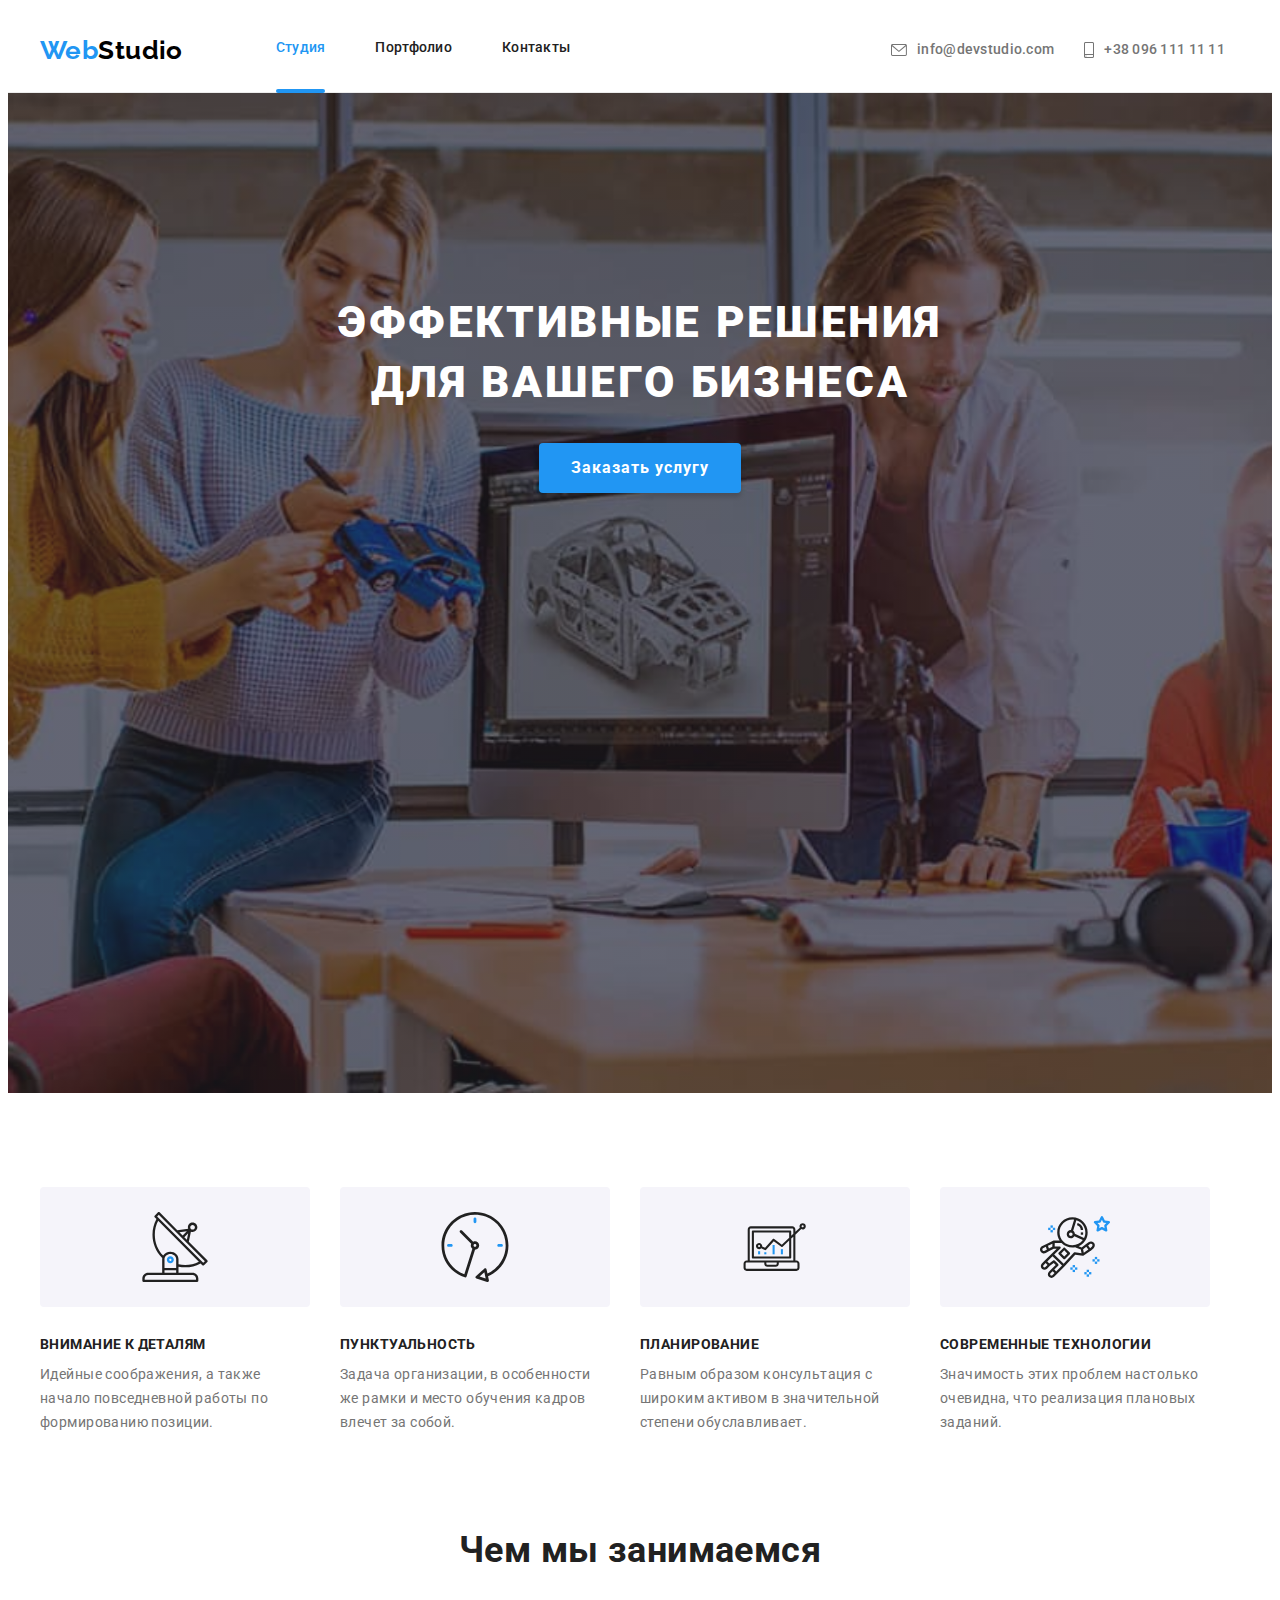
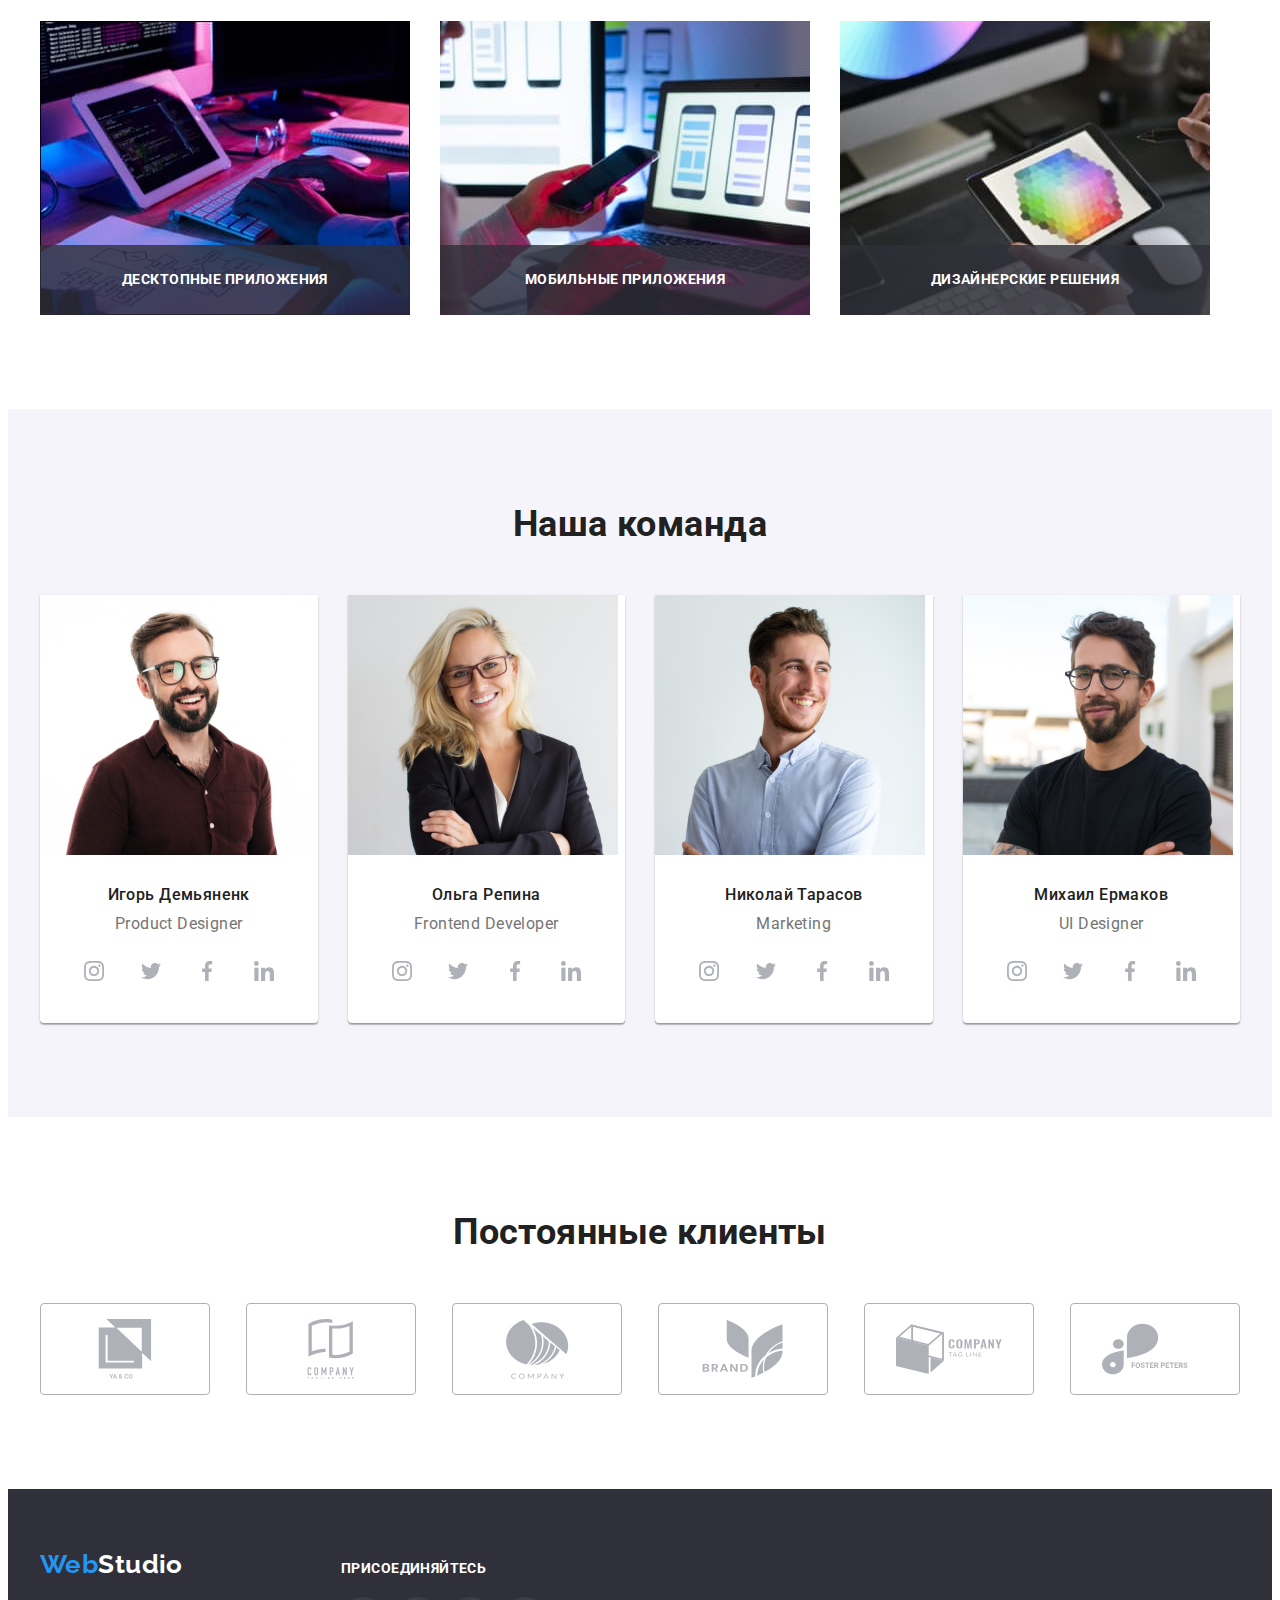
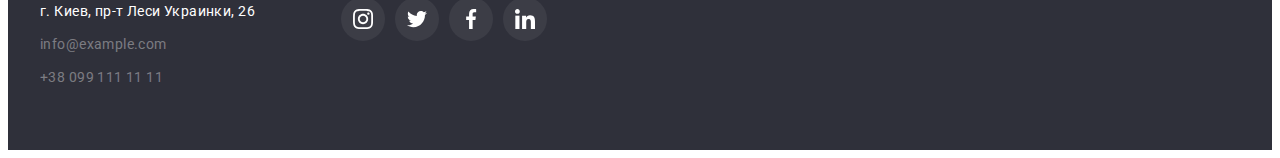
<file: index.html>
<!DOCTYPE html>
<html lang="ru">

<head>
    <meta charset="UTF-8">
    <meta http-equiv="X-UA-Compatible" content="IE=edge">
    <meta name="viewport" content="width=device-width, initial-scale=1.0">
    <title>Document</title>
    <link rel="preconnect" href="https://fonts.googleapis.com">
    <link rel="preconnect" href="https://fonts.gstatic.com" crossorigin>
    <link href="https://fonts.googleapis.com/css2?family=Raleway:wght@700&family=Roboto:wght@400;500;700;900&display=swap"
        rel="stylesheet">
    <link rel="stylesheet" href="https://cdnjs.cloudflare.com/ajax/libs/modern-normalize/1.1.0/modern-normalize.min.css"
        integrity="sha512-wpPYUAdjBVSE4KJnH1VR1HeZfpl1ub8YT/NKx4PuQ5NmX2tKuGu6U/JRp5y+Y8XG2tV+wKQpNHVUX03MfMFn9Q=="
        crossorigin="anonymous" referrerpolicy="no-referrer" />
    <link rel="stylesheet" href="./css/styles.css" />
</head>

<body>
    <header class="header">
        <div class="container header-container">
            <nav class="header-container">
                <a href="./index.html" lang="en" class="logo link">Web<span class="logo-black">Studio</span></a>
                <ul class="menu-nav list">
                    <li class="item current"><a class="link-nav link current" href="./index.html">Студия</a></li>
                    <li class="item"><a class="link-nav link" href="./portfolio.html">Портфолио</a></li>
                    <li class="item"><a class="link-nav link" href="">Контакты</a></li>
                </ul>
            </nav>
    
            <div class="container">
                <ul class="auth-nav list">
                    <li class="item">
                        <a class="link-nav link" href="mailto:info@devstudio.com">
                            <svg class="icon-mail" width="16" height="12">
                                <use href="./images/sprite.svg#envelope"></use>
                            </svg> info@devstudio.com
                        </a>
                    </li>
                    <li class="item">
                        <a class="link-nav link" href="tel:+380961111111">
                            <svg class="icon-mail" width="10" height="16">
                                <use href="./images/sprite.svg#smartphone"></use>
                            </svg> +38 096 111 11 11
                        </a>
                    </li>
                </ul>
            </div>
        </div>
    </header>

    <main>

        <section class="hero centered">
            <div class="container">
                <h1 class="hero-title">Эффективные решения<br />для вашего бизнеса</h1>
                <button class="button-hero" type="button" data-modal-open>Заказать услугу</button>
            </div>
        </section>

        <section class="section">
            <div class="container">
                <h2 class="visually-hidden">Особенности</h2>
                <ul class="feature list">
                    <li class="item">
                        <div class="icon-feature">
                            <svg width="70" height="70">
                                <use href="./images/sprite.svg#icon-antenna"></use>
                            </svg>
                        </div>
                        <h3 class="title">Внимание к деталям</h3>
                        <p class="text">Идейные соображения, а также начало повседневной работы по формированию позиции.</p>
                    </li>
                    <li class="item">
                        <div class="icon-feature">
                            <svg width="70" height="70">
                                <use href="./images/sprite.svg#icon-clock"></use>
                            </svg>
                        </div>
                        <h3 class="title">Пунктуальность</h3>
                        <p class="text">Задача организации, в особенности же рамки и место обучения кадров влечет за собой.</p>
                    </li>
                    <li class="item">
                        <div class="icon-feature">
                            <svg width="70" height="70">
                                <use href="./images/sprite.svg#icon-diagram"></use>
                            </svg>
                        </div>
                        <h3 class="title">Планирование</h3>
                        <p class="text">Равным образом консультация с широким активом в значительной степени обуславливает.</p>
                    </li>
                    <li class="item">
                        <div class="icon-feature">
                            <svg width="70" height="70">
                                <use href="./images/sprite.svg#icon-astronaut"></use>
                            </svg>
                        </div>
                        <h3 class="title">Современные технологии</h3>
                        <p class="text">Значимость этих проблем настолько очевидна, что реализация плановых заданий.</p>
                    </li>
                </ul>
            </div>
        </section>

        <section class="section no-padding">
            <div class="container">
                <h2 class="section-title centered">Чем мы занимаемся</h2>
                <ul class="section-box list">
                    <li class="item">
                        <img src="./images/img-1.jpg" alt="бокс 1" width="370" />
                        <p class="text">Десктопные приложения</p>
                    </li>
                    <li class="item">
                        <img src="./images/img-2.jpg" alt="бокс 2" width="370" />
                        <p class="text">Мобильные приложения</p>
                    </li>
                    <li class="item">
                        <img src="./images/img-3.jpg" alt="бокс 3" width="370" />
                        <p class="text">Дизайнерские решения</p>
                    </li>
                </ul>
            </div>
        </section>

        <section class="section bg centered">
            <div class="container">
                <h2 class="section-title">Наша команда</h2>
                <ul class="command list">
                    <li class="command-card">
                        <img src="./images/img1.jpg" alt="Игорь Демьяненко" width="270" />
                        <div class="command-group">
                            <h3 class="title">Игорь Демьяненк</h3>
                            <p class="text" lang="en">Product Designer</p>
                            <ul class="social-list list">
                                <li class="social-list-item">
                                    <a class="social-list-link" href="">
                                        <svg class="social-list-icon" width="20" height="20">
                                            <use href="./images/sprite.svg#instagram"></use>
                                        </svg>
                                    </a>
                                </li>
                                <li class="social-list-item">
                                    <a class="social-list-link" href="">
                                        <svg class="social-list-icon" width="20" height="20">
                                            <use href="./images/sprite.svg#twitter"></use>
                                        </svg>
                                    </a>
                                </li>
                                <li class="social-list-item">
                                    <a class="social-list-link" href="">
                                        <svg class="social-list-icon" width="20" height="20">
                                            <use href="./images/sprite.svg#facebook"></use>
                                        </svg>
                                    </a>
                                </li>
                                <li class="social-list-item">
                                    <a class="social-list-link" href="">
                                        <svg class="social-list-icon" width="20" height="20">
                                            <use href="./images/sprite.svg#linkedin"></use>
                                        </svg>
                                    </a>
                                </li>
                            </ul>
                        </div>
                    </li>
                    <li class="command-card">
                        <img src="./images/img2.jpg" alt="Ольга Репина" width="270" />
                        <div class="command-group">
                            <h3 class="title">Ольга Репина</h3>
                            <p class="text" lang="en">Frontend Developer</p>
                            <ul class="social-list list">
                                <li class="social-list-item">
                                    <a class="social-list-link" href="">
                                        <svg class="social-list-icon" width="20" height="20">
                                            <use href="./images/sprite.svg#instagram"></use>
                                        </svg>
                                    </a>
                                </li>
                                <li class="social-list-item">
                                    <a class="social-list-link" href="">
                                        <svg class="social-list-icon" width="20" height="20">
                                            <use href="./images/sprite.svg#twitter"></use>
                                        </svg>
                                    </a>
                                </li>
                                <li class="social-list-item">
                                    <a class="social-list-link" href="">
                                        <svg class="social-list-icon" width="20" height="20">
                                            <use href="./images/sprite.svg#facebook"></use>
                                        </svg>
                                    </a>
                                </li>
                                <li class="social-list-item">
                                    <a class="social-list-link" href="">
                                        <svg class="social-list-icon" width="20" height="20">
                                            <use href="./images/sprite.svg#linkedin"></use>
                                        </svg>
                                    </a>
                                </li>
                            </ul>
                        </div>
                    </li>
                    <li class="command-card">
                        <img src="./images/img3.jpg" alt="Николай Тарасов" width="270" />
                        <div class="command-group">
                            <h3 class="title">Николай Тарасов</h3>
                            <p class="text" lang="en">Marketing</p>
                            <ul class="social-list list">
                                <li class="social-list-item">
                                    <a class="social-list-link" href="">
                                        <svg class="social-list-icon" width="20" height="20">
                                            <use href="./images/sprite.svg#instagram"></use>
                                        </svg>
                                    </a>
                                </li>
                                <li class="social-list-item">
                                    <a class="social-list-link" href="">
                                        <svg class="social-list-icon" width="20" height="20">
                                            <use href="./images/sprite.svg#twitter"></use>
                                        </svg>
                                    </a>
                                </li>
                                <li class="social-list-item">
                                    <a class="social-list-link" href="">
                                        <svg class="social-list-icon" width="20" height="20">
                                            <use href="./images/sprite.svg#facebook"></use>
                                        </svg>
                                    </a>
                                </li>
                                <li class="social-list-item">
                                    <a class="social-list-link" href="">
                                        <svg class="social-list-icon" width="20" height="20">
                                            <use href="./images/sprite.svg#linkedin"></use>
                                        </svg>
                                    </a>
                                </li>
                            </ul>
                        </div>
                    </li>
                    <li class="command-card">
                        <img src="./images/img4.jpg" alt="Михаил Ермаков" width="270" />
                        <div class="command-group">
                            <h3 class="title">Михаил Ермаков</h3>
                            <p class="text" lang="en">UI Designer</p>
                            <ul class="social-list list">
                                <li class="social-list-item">
                                    <a class="social-list-link" href="">
                                        <svg class="social-list-icon" width="20" height="20">
                                            <use href="./images/sprite.svg#instagram"></use>
                                        </svg>
                                    </a>
                                </li>
                                <li class="social-list-item">
                                    <a class="social-list-link" href="">
                                        <svg class="social-list-icon" width="20" height="20">
                                            <use href="./images/sprite.svg#twitter"></use>
                                        </svg>
                                    </a>
                                </li>
                                <li class="social-list-item">
                                    <a class="social-list-link" href="">
                                        <svg class="social-list-icon" width="20" height="20">
                                            <use href="./images/sprite.svg#facebook"></use>
                                        </svg>
                                    </a>
                                </li>
                                <li class="social-list-item">
                                    <a class="social-list-link" href="">
                                        <svg class="social-list-icon" width="20" height="20">
                                            <use href="./images/sprite.svg#linkedin"></use>
                                        </svg>
                                    </a>
                                </li>
                            </ul>
                        </div>
                    </li>
                </ul>
            </div>
        </section>
        <section class="section centered">
            <div class="container">
            <h2 class="section-title">Постоянные клиенты</h2>
            <ul class="client list">
                <li> 
                    <a class="client-list-link" href="">
                        <svg class="client-list-icon" width="106" height="60">
                            <use href="./images/sprite.svg#icon-group"></use>
                        </svg>
                    </a>
                </li>
                <li> 
                    <a class="client-list-link" href="">
                        <svg class="client-list-icon" width="106" height="60">
                            <use href="./images/sprite.svg#icon-group-1"></use>
                        </svg>
                    </a>
                </li>
                <li> 
                    <a class="client-list-link" href="">
                        <svg class="client-list-icon" width="106" height="60">
                            <use href="./images/sprite.svg#icon-group-2"></use>
                        </svg>
                    </a>
                </li>
                <li> 
                    <a class="client-list-link" href="">
                        <svg class="client-list-icon" width="106" height="60">
                            <use href="./images/sprite.svg#icon-group-3"></use>
                        </svg>
                    </a>
                </li>
                <li> 
                    <a class="client-list-link" href="">
                        <svg class="client-list-icon" width="106" height="60">
                            <use href="./images/sprite.svg#icon-group-4"></use>
                        </svg>
                    </a>
                </li>
                <li> 
                    <a class="client-list-link" href="">
                        <svg class="client-list-icon" width="106" height="60">
                            <use href="./images/sprite.svg#icon-group-5"></use>
                        </svg>
                    </a>
                </li>
            </ul>
            </div>
        </section>
    </main>

    <footer class="footer">
        <div class="container">
                <div class="container-bg">
                    <a href="./index.html" lang="en" class="logo link">Web<span class="logo-white">Studio</span></a>
                    <address>
                        <ul class="address list">
                            <li class="address-item">
                                <a class="link-address link" href="https://goo.gl/maps/uHZPER68GEtM1zdZ9" target="_blank" rel="noopener noreferrer">
                                    г. Киев, пр-т Леси Украинки, 26
                                </a>
                            </li>
                            <li class="address-item"><a class="link-contact link" href="mailto:info@example.com">info@example.com</a></li>
                            <li class="address-item"><a class="link-contact link" href="tel:+380991111111">+38 099 111 11 11</a></li>
                        </ul>
                    </address>
                </div>
            
            <div class="social">
                <p class="social-list-title">присоединяйтесь</p>
                <ul class="social-list list">
                    <li class="social-list-item">
                        <a class="social-list-link footer-list" href="">
                            <svg class="social-list-icon footer-list" width="20" height="20">
                                <use href="./images/sprite.svg#instagram"></use>
                            </svg>
                        </a>
                    </li>
                    <li class="social-list-item">
                        <a class="social-list-link footer-list" href="">
                            <svg class="social-list-icon footer-list" width="20" height="20">
                                <use href="./images/sprite.svg#twitter"></use>
                            </svg>
                        </a>
                    </li>
                    <li class="social-list-item">
                        <a class="social-list-link footer-list" href="">
                            <svg class="social-list-icon footer-list" width="20" height="20">
                                <use href="./images/sprite.svg#facebook"></use>
                            </svg>
                        </a>
                    </li>
                    <li class="social-list-item">
                        <a class="social-list-link footer-list" href="">
                            <svg class="social-list-icon footer-list" width="20" height="20">
                                <use href="./images/sprite.svg#linkedin"></use>
                            </svg>
                        </a>
                    </li>
                </ul>
            </div>
        </div>
    </footer>

    <div class="backdrop is-hidden" data-modal>
        <div class="modal">
            <div class="close">
                <button class="close-black" type="button" data-modal-close>
                <svg class="close-black-icon" width="18" height="18">
                    <use href="./images/sprite.svg#close-black"></use>
                </svg>
                </button>
            </div>
        </div>
    </div>

    <script src="./js/modal.js"></script>
</body>
</html>
</file>
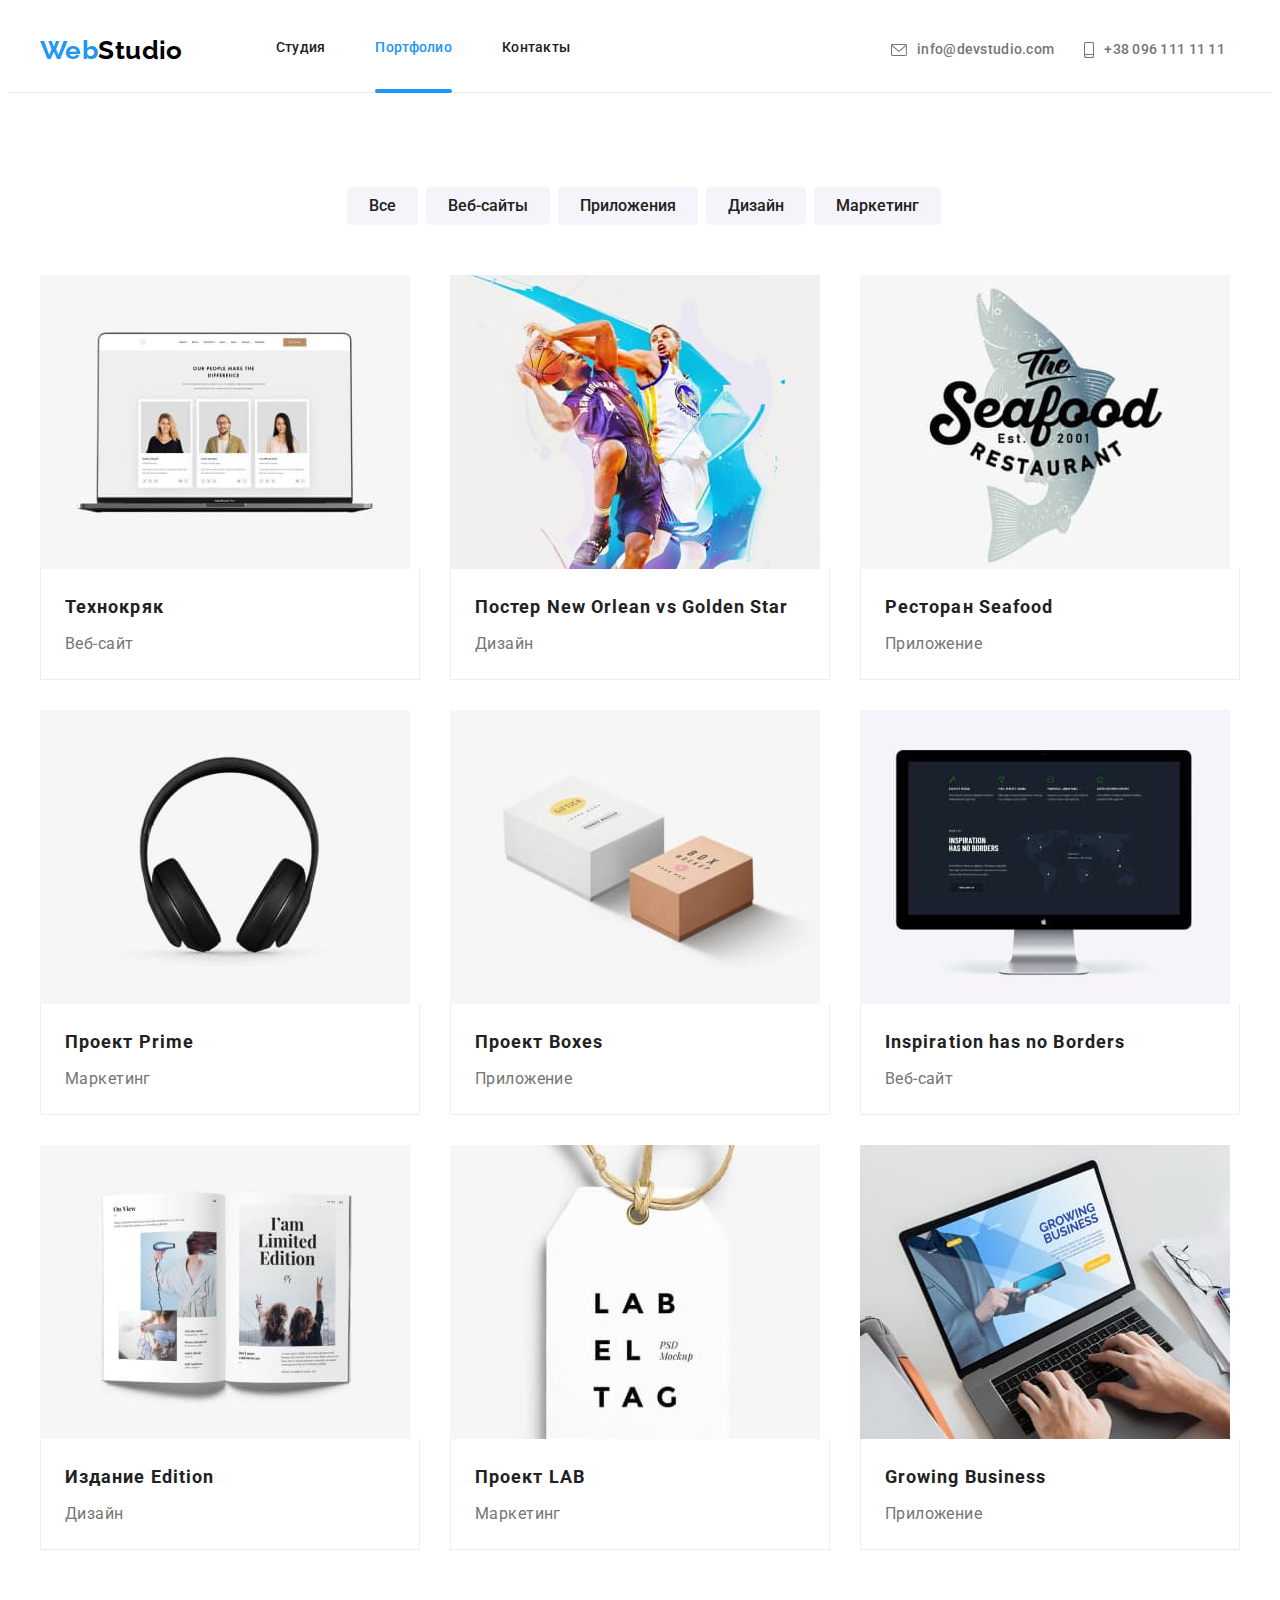
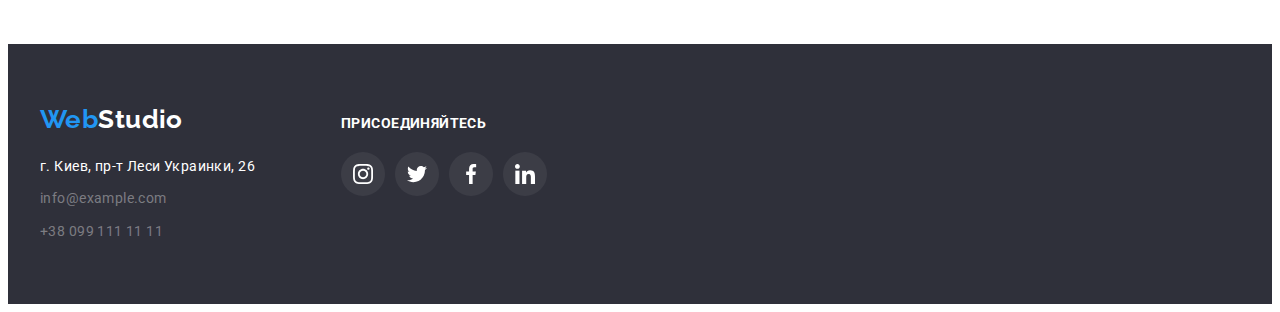
<file: portfolio.html>
<!DOCTYPE html>
<html lang="ru">

<head>
    <meta charset="UTF-8">
    <meta http-equiv="X-UA-Compatible" content="IE=edge">
    <meta name="viewport" content="width=device-width, initial-scale=1.0">
    <title>Portfolio</title>
    <link rel="preconnect" href="https://fonts.googleapis.com">
    <link rel="preconnect" href="https://fonts.gstatic.com" crossorigin>
    <link href="https://fonts.googleapis.com/css2?family=Raleway:wght@700&family=Roboto:wght@400;500;700;900&display=swap"
        rel="stylesheet">
    <link rel="stylesheet" href="https://cdnjs.cloudflare.com/ajax/libs/modern-normalize/1.1.0/modern-normalize.min.css"
        integrity="sha512-wpPYUAdjBVSE4KJnH1VR1HeZfpl1ub8YT/NKx4PuQ5NmX2tKuGu6U/JRp5y+Y8XG2tV+wKQpNHVUX03MfMFn9Q=="
        crossorigin="anonymous" referrerpolicy="no-referrer" />
    <link rel="stylesheet" href="./css/styles.css" />
</head>

<body>
    <header class="header">
        <div class="container header-container">
            <nav class="header-container">
                <a href="./index.html" lang="en" class="logo link">Web<span class="logo-black">Studio</span></a>
                <ul class="menu-nav list">
                    <li class="item"><a class="link-nav link" href="./index.html">Студия</a></li>
                    <li class="item current"><a class="link-nav link current" href="./portfolio.html">Портфолио</a></li>
                    <li class="item"><a class="link-nav link" href="">Контакты</a></li>
                </ul>
            </nav>
    
            <div class="container">
                <ul class="auth-nav list">
                    <li class="item">
                        <a class="link-nav link" href="mailto:info@devstudio.com">
                            <svg class="icon-mail" width="16" height="12">
                                <use href="./images/sprite.svg#envelope"></use>
                            </svg> info@devstudio.com
                        </a>
                    </li>
                    <li class="item">
                        <a class="link-nav link" href="tel:+380961111111">
                            <svg class="icon-mail" width="10" height="16">
                                <use href="./images/sprite.svg#smartphone"></use>
                            </svg> +38 096 111 11 11
                        </a>
                    </li>
                </ul>
            </div>
        </div>
    </header>

    <main>
        <section class="section">
            <div class="container">
                <h1 class="visually-hidden">Портфолио</h1>
                <ul class="filters list">
                    <li class="link"><button class="botton" type="button">Все</button></li>
                    <li class="link"><button class="botton" type="button">Веб-сайты</button></li>
                    <li class="link"><button class="botton" type="button">Приложения</button></li>
                    <li class="link"><button class="botton" type="button">Дизайн</button></li>
                    <li class="link"><button class="botton" type="button">Маркетинг</button></li>
                </ul>

                <ul class="project list">
                    <li class="project-card">
                        <a class="project-link link" href="">
                            <div class="hover-overlay">
                                <img src="./images/portfolio/img-tehno.jpg" alt="технокряк" width="370" height="294">
                                <p class="text-overlay">Технокряк это современная площадка распространения коронавируса. Компании используют эту
                                    платформу для цифрового шпионажа и атак на защищённые сервера конкурентов.</p>
                            </div>
                            <div class="project-group">
                                <h2 class="title">Технокряк</h2>
                                <p class="text">Веб-сайт</p>
                            </div>
                        </a>
                    </li>
                    <li class="project-card">
                        <a class="project-link link" href="">
                            <div class="hover-overlay">
                                <img src="./images/portfolio/img-neworlean.jpg" alt="постер" width="370" height="294">
                                <p class="text-overlay">Технокряк это современная площадка распространения коронавируса. Компании используют эту
                                    платформу для цифрового шпионажа и атак на защищённые сервера конкурентов.</p>
                            </div>
                            <div class="project-group">
                                <h2 class="title">Постер <span lang="en">New Orlean vs Golden Star</span></h2>
                                <p class="text">Дизайн</p>
                            </div>
                        </a>
                    </li>
                    <li class="project-card">
                        <a class="project-link link" href="">
                            <div class="hover-overlay">
                                <img src="./images/portfolio/img-seafood.jpg" alt="постер ресторана" width="370" height="294">
                                <p class="text-overlay">Технокряк это современная площадка распространения коронавируса. Компании используют эту
                                    платформу для цифрового шпионажа и атак на защищённые сервера конкурентов.</p>
                            </div>
                            <div class="project-group">
                                <h2 class="title">Ресторан <span lang="en">Seafood</span></h2>
                                <p class="text">Приложение</p>
                            </div>
                        </a>
                    </li>
                    <li class="project-card">
                        <a class="project-link link" href="">
                            <div class="hover-overlay">
                                <img src="./images/portfolio/img-prime.jpg" alt="наушники" width="370" height="294">
                                <p class="text-overlay">Технокряк это современная площадка распространения коронавируса. Компании используют эту
                                    платформу для цифрового шпионажа и атак на защищённые сервера конкурентов.</p>
                            </div>
                            <div class="project-group">
                                <h2 class="title">Проект <span lang="en">Prime</span></h2>
                                <p class="text">Маркетинг</p>
                            </div>
                        </a>
                    </li>
                    <li class="project-card">
                        <a class="project-link link" href="">
                            <div class="hover-overlay">
                                <img src="./images/portfolio/img-boxes.jpg" alt="коробки" width="370" height="294">
                                <p class="text-overlay">Технокряк это современная площадка распространения коронавируса. Компании используют эту
                                    платформу для цифрового шпионажа и атак на защищённые сервера конкурентов.</p>
                            </div>
                            <div class="project-group">
                                <h2 class="title">Проект Boxes</h2>
                                <p class="text">Приложение</p>
                            </div>
                        </a>
                    </li>
                    <li class="project-card">
                        <a class="project-link link" href="">
                            <div class="hover-overlay">
                                <img src="./images/portfolio/img-inspiration.jpg" alt="монитор" width="370" height="294">
                                <p class="text-overlay">Технокряк это современная площадка распространения коронавируса. Компании используют эту
                                    платформу для цифрового шпионажа и атак на защищённые сервера конкурентов.</p>
                            </div>
                            <div class="project-group">
                                <h2 class="title" lang="en">Inspiration has no Borders</h2>
                                <p class="text">Веб-сайт</p>
                            </div>
                        </a>
                    </li>
                    <li class="project-card">
                        <a class="project-link link" href="">
                            <div class="hover-overlay">
                                <img src="./images/portfolio/img-limited.jpg" alt="журнал" width="370" height="294">
                                <p class="text-overlay">Технокряк это современная площадка распространения коронавируса. Компании используют эту
                                    платформу для цифрового шпионажа и атак на защищённые сервера конкурентов.</p>
                            </div>
                            <div class="project-group">
                                <h2 class="title">Издание <span lang="en">Edition</span></h2>
                                <p class="text">Дизайн</p>
                            </div>
                        </a>
                    </li>
                    <li class="project-card">
                        <a class="project-link link" href="">
                            <div class="hover-overlay">
                                <img src="./images/portfolio/img-lab.jpg" alt="бирка" width="370" height="294">
                                <p class="text-overlay">Технокряк это современная площадка распространения коронавируса. Компании используют эту
                                    платформу для цифрового шпионажа и атак на защищённые сервера конкурентов.</p>
                            </div>
                            <div class="project-group">
                                <h2 class="title">Проект <span lang="en">LAB</span></h2>
                                <p class="text">Маркетинг</p>
                            </div>
                        </a>
                    </li>
                    <li class="project-card">
                        <a class="project-link link" href="">
                            <div class="hover-overlay">
                                <img src="./images/portfolio/img-growing.jpg" alt="ноутбук" width="370" height="294">
                                <p class="text-overlay">Технокряк это современная площадка распространения коронавируса. Компании используют эту
                                платформу для цифрового шпионажа и атак на защищённые сервера конкурентов.</p>
                            </div>
                            <div class="project-group">
                                <h2 class="title" lang="en">Growing Business</h2>
                                <p class="text">Приложение</p>
                            </div>
                        </a>
                    </li>
                </ul>
            </div>
        </section>
    </main>

    <footer class="footer">
        <div class="container">
            <div class="container-bg">
                <a href="./index.html" lang="en" class="logo link">Web<span class="logo-white">Studio</span></a>
                <address>
                    <ul class="address list">
                        <li class="address-item">
                            <a class="link-address link" href="https://goo.gl/maps/uHZPER68GEtM1zdZ9" target="_blank"
                                rel="noopener noreferrer">
                                г. Киев, пр-т Леси Украинки, 26
                            </a>
                        </li>
                        <li class="address-item"><a class="link-contact link"
                                href="mailto:info@example.com">info@example.com</a></li>
                        <li class="address-item"><a class="link-contact link" href="tel:+380991111111">+38 099 111 11 11</a>
                        </li>
                    </ul>
                </address>
            </div>
    
            <div class="social">
                <p class="social-list-title">присоединяйтесь</p>
                <ul class="social-list list">
                    <li class="social-list-item">
                        <a class="social-list-link footer-list" href="">
                            <svg class="social-list-icon footer-list" width="20" height="20">
                                <use href="./images/sprite.svg#instagram"></use>
                            </svg>
                        </a>
                    </li>
                    <li class="social-list-item">
                        <a class="social-list-link footer-list" href="">
                            <svg class="social-list-icon footer-list" width="20" height="20">
                                <use href="./images/sprite.svg#twitter"></use>
                            </svg>
                        </a>
                    </li>
                    <li class="social-list-item">
                        <a class="social-list-link footer-list" href="">
                            <svg class="social-list-icon footer-list" width="20" height="20">
                                <use href="./images/sprite.svg#facebook"></use>
                            </svg>
                        </a>
                    </li>
                    <li class="social-list-item">
                        <a class="social-list-link footer-list" href="">
                            <svg class="social-list-icon footer-list" width="20" height="20">
                                <use href="./images/sprite.svg#linkedin"></use>
                            </svg>
                        </a>
                    </li>
                </ul>
            </div>
        </div>
    </footer>
</body>
</html>
</file>
<file: css/styles.css>
:root {
    --primary-text-color: #757575;
    --title-text-color: #212121;
    --accent-color: #2196F3;
    --primary-white-color: #ffffff;
    --primary-black-color: #000000;
    --background-bg-color: #2F303A;
    --background-section-color: #F5F4FA;
    --secondary-accent-color: #188CE8;
    --secondary-border-color: #EEEEEE;
    --secondary-contact-color: #ffffff60;
    --primary-border-color: #ECECEC;
}
html {
    box-sizing: border-box;
}

body {
    color: var(--primary-text-color);
    background-color: var(--primary-white-color);
    font-family: 'Roboto','Segoe UI', 'Open Sans', 'Helvetica Neue', sans-serif;
    letter-spacing: 0.03em;
    font-size: 14px;
}

h1, 
h2, 
h3, 
p {
    margin-top: 0;
    margin-bottom: 0;
}

ul {
    margin-top: 0;
    margin-bottom: 0;
    padding-left: 0;
}

img {
    display: block;
    max-width: 100%;
    height: auto;
}

.container {
    width: 1200px;
    padding: 0 15px 0 15px;
    margin-left: auto;
    margin-right: auto;
}
.list {
    list-style: none;
}
.visually-hidden {
    position: absolute;
    width: 1px;
    height: 1px;
    margin: -1px;
    border: 0;
    padding: 0;
    white-space: nowrap;
    clip-path: inset(100%);
    clip: rect(0 0 0 0);
    overflow: hidden;
}
.link {
    text-decoration: none;
    font-style: normal;
}
.centered {
    text-align: center;
}
.section.no-padding {
    padding-top: 0;
}

/* LOGO ==================================================*/

.logo {
    margin-right: 93px;

    color: var(--accent-color);
    font-family: 'Raleway', sans-serif;
    font-weight: 700;
    font-size: 26px;
    line-height: 1.19;
}
.logo-black {
    color: var(--primary-black-color);
}
.logo-white {
    color: var(--primary-white-color);
}

/* NAV ==================================================*/

.header {
    border-bottom: 1px solid var(--primary-border-color);
}
.header-container {
    display: flex;
    align-items: center;
}
.link-nav {
    display: flex;
    align-items: center;
    justify-content: center;
    padding: 32px 0 32px 0;

    font-weight: 500;
    line-height: 1.14;
    letter-spacing: 0.02em;

    transition: color 250ms cubic-bezier(0.4, 0, 0.2, 1);
}
.menu-nav .link-nav {
    color: var(--title-text-color);
}
.menu-nav .link-nav.current {
    color: var(--accent-color);
}
.menu-nav .link-nav:hover, 
.menu-nav .link-nav:focus,
.auth-nav .link-nav:hover,
.auth-nav .link-nav:focus {
    color: var(--accent-color);
}
.menu-nav .item::after {
    content: "";
    display: block;
    height: 4px;
    border-radius: 2px;
    background-color: transparent;
    transform: translate(0, 1px);

    transition: background-color 250ms cubic-bezier(0.4, 0, 0.2, 1);
}
.menu-nav .item.current::after {
    content: "";
    display: block;
    background-color: var(--accent-color);
}
.menu-nav .item:hover::after, 
.menu-nav .item:focus::after {
    content: "";
    background-color: var(--accent-color);
}
.menu-nav {
    display: flex;
    align-items: center;
}
.menu-nav .item:not(:last-child) {
    margin-right: 50px;
}

.auth-nav .link-nav {
    color: var(--primary-text-color);
}
.auth-nav {
    display: flex;
    align-items: center;
    justify-content: end;
}
.auth-nav .item:not(:last-child) {
    margin-right: 30px;
}
.icon-mail {
    margin-right: 10px;
    fill: currentColor;
}
.link-nav:hover,
.icon-mail:focus {
   color: var(--accent-color);
}

/* HERO ==================================================*/

.hero {
    background-color: var(--background-bg-color);
    padding: 200px 0 200px 0;
    
    max-width: 1600px;
    height: 600px;
    margin-left: auto;
    margin-right: auto;
    background-image: linear-gradient(
        to right, 
        rgba(47, 48, 58, 0.4), 
        rgba(47, 48, 58, 0.4)),
        url("../images/background.jpg");
    background-repeat: no-repeat;
    background-position: center;
    background-size: cover;
}
.hero-title {
    text-transform: uppercase;
    margin-bottom: 30px;
    
    color: var(--primary-white-color);
    font-weight: 900;
    font-size: 44px;
    line-height: 1.36;
    letter-spacing: 0.06em;
}
.button-hero {
    min-width: 200px;
    padding: 10px 32px;
    align-items: center;
    border: none;
    box-shadow: 0px 4px 4px rgba(0, 0, 0, 0.15);
    border-radius: 4px;
    
    color: var(--primary-white-color);
    background-color: var(--accent-color);
    font-family: inherit;
    cursor: pointer;
    font-weight: 700;
    font-size: 16px;
    line-height: 1.87;
    letter-spacing: 0.06em;

    transition: background-color 250ms cubic-bezier(0.4, 0, 0.2, 1);
}
.button-hero:hover, 
.button-hero:focus {
    background-color: var(--secondary-accent-color);
}

/* SECTION-FEATURE ==================================================*/

.feature {
    display: flex;
    flex-wrap: wrap;
}
.feature .item {
    flex-basis: calc((100% - 120px) / 4);
    margin-right: 30px;
}
.icon-feature {
    display: flex;
    align-items: center;
    justify-content: center;
    height: 120px;
    width: 270px;
    margin-bottom: 30px;
    background-color: var(--background-section-color);
    border-radius: 4px;   
}
.feature .item:nth-child(4n) {
    margin-right: 0;
}
.feature .text {
    line-height: 1.71;
}
.feature .title {
    margin-bottom: 10px;
    
    color: var(--title-text-color);
    font-weight: 700;
    line-height: 1.14;
    text-transform: uppercase;
    font-size: 14px;
} 

/* SECTION ==================================================*/

.section-title {
    margin-bottom: 50px;
    
    color: var(--title-text-color);
    font-weight: 700;
    font-size: 36px;
    line-height: 1.17;
}
.section {
    padding: 94px 0 94px 0;
}
.section-box {
    display: flex;
    flex-wrap: wrap;
}
.section-box .item:not(:last-child) {
    margin-right: 30px;
}
.section-box .item {
    position: relative;
}
.section-box .item .text {
    position: absolute;
    bottom: 0;
    width: 370px;
    background: rgba(47, 48, 58, 0.8);
    padding: 27px 0 27px 0;
    
    color: var(--primary-white-color);
    font-weight: 700;
    line-height: 1.14;
    text-align: center;
    text-transform: uppercase;
}

/* SECTION-BG ==================================================*/

.section.bg {
    background-color: var(--background-section-color);
}
.command {
    display: flex;
    flex-wrap: wrap;
    margin-left: -30px;
}
.command-card {
    flex-basis: calc((100% - 120px) / 4);
    margin-left: 30px;

    background-color: var(--primary-white-color);
    box-shadow: 0px 1px 3px rgba(0, 0, 0, 0.12), 
    0px 1px 1px rgba(0, 0, 0, 0.14), 
    0px 2px 1px rgba(0, 0, 0, 0.2);
    border-radius: 0px 0px 4px 4px;
}
.command-card .title {
    margin-bottom: 10px;
    
    color: var(--title-text-color);
    font-weight: 500;
}
.command-card .text, 
.command-card .title {
    font-size: 16px;
    line-height: 1.19;
}
.command-card .text{
    margin-bottom: 16px;
}
.command-group {
    padding: 30px 32px;
}
.social-list-link {
    display: flex;
    align-items: center;
    justify-content: center;
    width: 44px;
    height: 44px;
    background-color: var(--primary-white-color);
    border-radius: 50%;

    transition:  background-color 250ms cubic-bezier(0.4, 0, 0.2, 1);
}
.social-list-icon,
.client-list-icon {
    fill: #AFB1B8;
}
.social-list-link:hover,
.social-list-link:focus {
    background-color: var(--accent-color)
}
.social-list-link:hover .social-list-icon,
.social-list-link:focus .social-list-icon {
    fill: var(--primary-white-color);
}
.social-list,
.client {
    display: flex;
    justify-content: space-between;
}

/* CLIENT ==================================================*/

.client-list-link {
    display: flex;
    align-items: center;
    justify-content: center;
    width: 170px;
    height: 92px;
    border: 1px solid #AFB1B8;
    box-sizing: border-box;
    border-radius: 4px;
}
.client-list-icon,
.client-list-link{
    transition: border-color 250ms cubic-bezier(0.4, 0, 0.2, 1),
    fill 250ms cubic-bezier(0.4, 0, 0.2, 1);
}
.client-list-link:hover,
.client-list-link:focus {
    border-color: var(--accent-color);
}
.client-list-link:hover .client-list-icon,
.client-list-link:focus .client-list-icon {
    fill: var(--accent-color);
}

/* FOOTER ==================================================*/

.footer {
    padding-top: 60px;
    padding-bottom: 60px;
    background-color: var(--background-bg-color);
}
.footer .container {
    display: flex;
    align-items: baseline;
}
.footer .container .container-bg .logo {
    display: block;
    width: 145px;
    margin-right: 0px;
    margin-bottom: 20px;
}
.address {
    width: 231px;
}
.link-contact,
.link-address {
    color: var(--secondary-contact-color);   
    line-height: 1.71;

    transition: color 250ms cubic-bezier(0.4, 0, 0.2, 1);
}
.link-contact:hover, 
.link-contact:focus {
    color: var(--accent-color);
}
.link-address {
    color: var(--primary-white-color);
}
.address-item:not(:last-child) {
    margin-bottom: 9px;
}
.social-list-title {
    margin-bottom: 20px;

    font-weight: 700;
    font-size: 14px;
    line-height: 1.14;
    text-transform: uppercase;
    color: var(--primary-white-color);
}
.social-list-link.footer-list {
    background-color: #ffffff10;
    transition: all 250ms cubic-bezier(0.4, 0, 0.2, 1);
}
.social-list-icon.footer-list {
    fill: var(--primary-white-color);
}
.social-list-link.footer-list:hover,
.social-list-link.footer-list:focus {
    background-color: var(--accent-color)
}
.social {
    width: 206px;
    margin-left: 70px;
    justify-content: space-between;
}

/* PORTFOLIO ==================================================*/

.botton { 
    text-align: center;
    display: inline-block;
    border: none;
    border-radius: 4px;
    padding: 6px 22px;
    
    color: var(--title-text-color);
    background-color: var(--background-section-color);
    font-family: inherit;
    cursor: pointer;
    font-weight: 500;
    font-size: 16px;
    line-height: 1.62;

    transition: color 250ms cubic-bezier(0.4, 0, 0.2, 1),
    background-color 250ms cubic-bezier(0.4, 0, 0.2, 1);
}
.filters .botton:hover, 
.filters .botton:focus {
    color: var(--primary-white-color);
    background-color: var(--accent-color);
}
.filters {
    display: flex;
    align-items: center;
    margin-bottom: 50px;
    justify-content: center;
}
.filters .link {
    margin-left: 8px;
}

/* ================================================== */

.project {
    display: flex;
    flex-wrap: wrap;
    margin-left: -30px;
    margin-top: -30px;
}
.project-card {
    flex-basis: calc((100% - 90px) / 3);
    margin-left: 30px;
    margin-top: 30px;
}
.project-link {
    display: block;
    color: var(--primary-text-color);

    transition: box-shadow 250ms cubic-bezier(0.4, 0, 0.2, 1);
}
.project-link:hover,
.project-link:focus {
    box-shadow: 0px 1px 1px rgba(0, 0, 0, 0.12), 
    0px 4px 4px rgba(0, 0, 0, 0.06), 
    1px 4px 6px rgba(0, 0, 0, 0.16);
}
.project .title {
    margin-bottom: 4px;
        
    color: var(--title-text-color);
    font-weight: 700;
    font-size: 18px;
    line-height: 2;
    letter-spacing: 0.06em;
}
.project .text {  
    font-size: 16px;
    line-height: 1.87;
}
.project-group {
    border-left: 1px solid var(--secondary-border-color);
    border-right: 1px solid var(--secondary-border-color);
    border-bottom: 1px solid var(--secondary-border-color);
    box-sizing: border-box;
    padding: 20px 24px;
}
.hover-overlay {
    position: relative;
    overflow: hidden;
}
.text-overlay {
    position: absolute;
    top: 0;
    left: 0;

    width: 100%;
    height: 100%;
    background: rgba(33, 150, 243, 0.9);
    padding: 63px 24px;

    font-size: 18px;
    line-height: 1.56;
    color: var(--primary-white-color);

    transform: translateY(101%);
    transition: transform 250ms cubic-bezier(0.4, 0, 0.2, 1);
}
.project-link:hover .text-overlay,
.project-link:focus .text-overlay {
    transform: translateY(0);
}

/* BACKDROP ================================================== */

.backdrop {
    position: fixed;
    top: 0;
    left: 0;
    width: 100%;
    height: 100%;
    background-color: rgba(0, 0, 0, 0.2);
}
.backdrop.is-hidden {
    opacity: 0;
    pointer-events: none;
}
.modal {
    position: absolute;
    top: 50%;
    left: 50%;
    transform: translate(-50%, -50%);

    min-width: 528px;
    min-height: 581px;
    background-color: var(--primary-white-color);
    box-shadow: 0px 1px 3px rgba(0, 0, 0, 0.12), 
        0px 1px 1px rgba(0, 0, 0, 0.14), 
        0px 2px 1px rgba(0, 0, 0, 0.2);
    border-radius: 4px;
}
.close {
    display: flex;
    justify-content: end;
    padding: 8px 8px 0 0;
}
.close-black {
    display: flex;
    align-items: center;
    cursor: pointer;

    width: 30px;
    height: 30px;
    border-radius: 50%;
    border: 1px solid rgba(0, 0, 0, 0.10);
    background-color: var(--primary-white-color);
}
.close-black:hover, 
.close-black:focus {
    fill: var(--accent-color);
}
</file>
